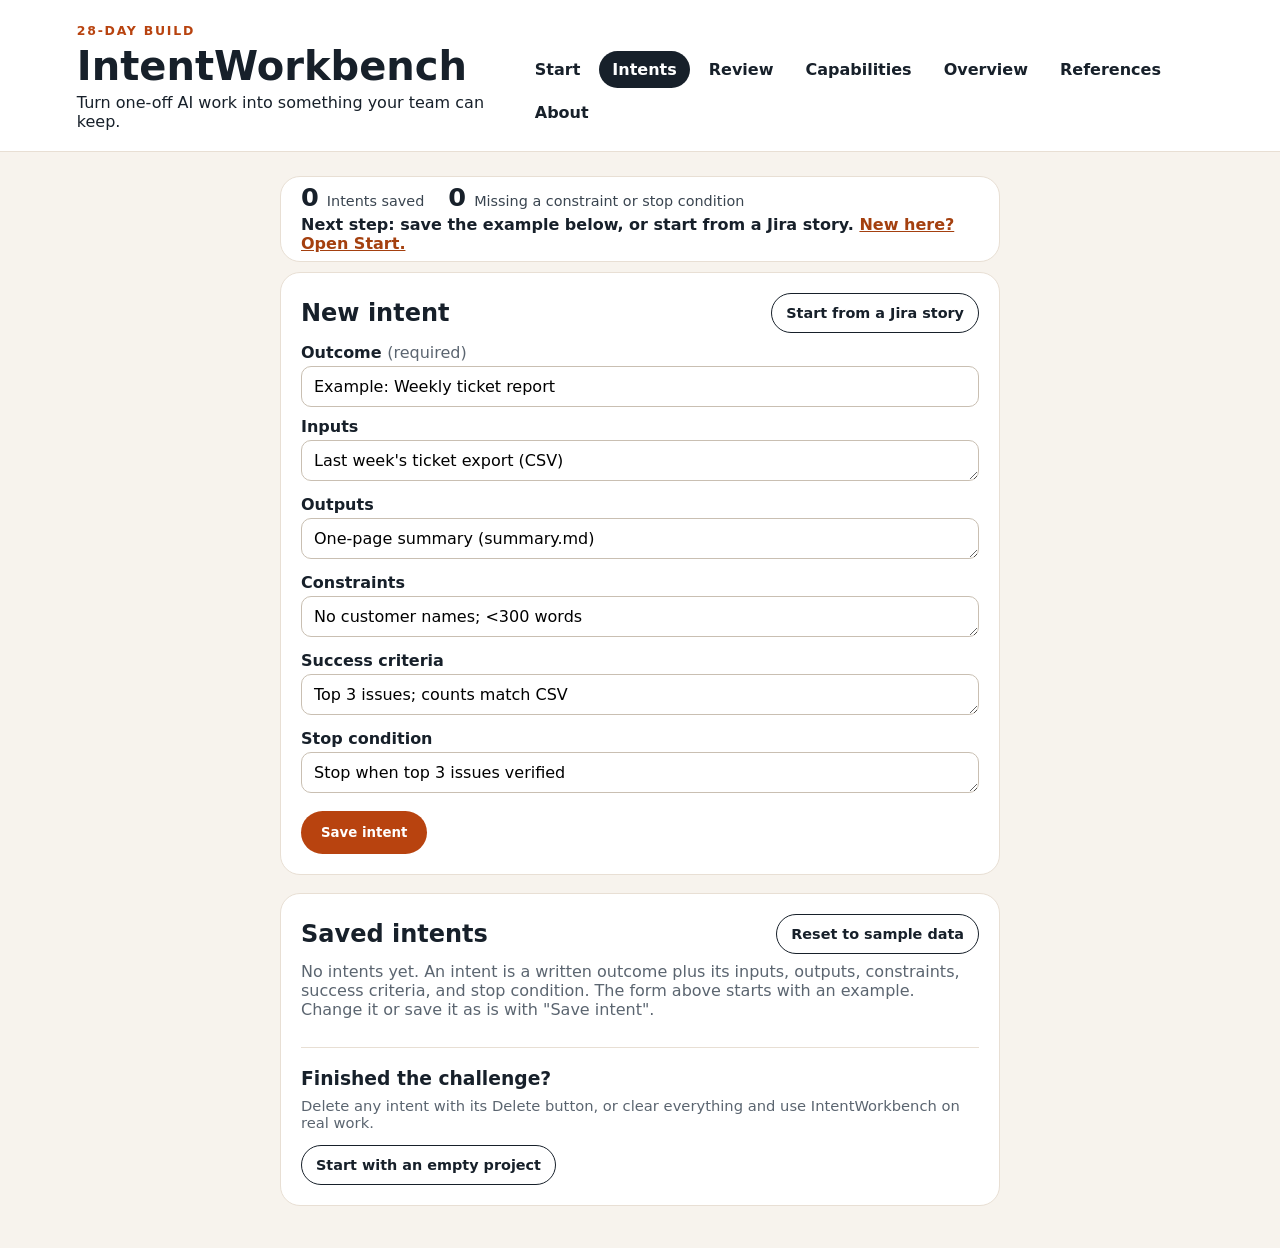
<file: app/index.html>
<!doctype html>
<html lang="en"><head><meta charset="utf-8"><meta name="viewport" content="width=device-width,initial-scale=1"><title>IntentWorkbench</title><link rel="icon" href="data:,"><link rel="stylesheet" href="styles.css"></head><body>
<header><div><span class="eyebrow">28-DAY BUILD</span><h1>IntentWorkbench</h1><p>Turn one-off AI work into something your team can keep.</p></div>
<nav aria-label="Main"><a href="#start">Start</a><a href="#intents">Intents</a><a href="#review">Review</a><a href="#capabilities">Capabilities</a><a href="#overview">Overview</a><a href="#references">References</a><a href="#about">About</a></nav></header>
<main>
<div id="problemBanner" class="problem" role="alert" hidden>
<p id="problemText"></p>
<div class="actions"><button type="button" id="problemDownload" class="secondary small">Download a copy of the data</button><button type="button" id="problemEmpty" class="secondary small">Start with an empty project</button><button type="button" id="problemDismiss" class="secondary small">Dismiss</button></div>
</div>
<div id="view-start" hidden>
<section class="panel">
<h2>Start here</h2>
<p class="lede">IntentWorkbench turns one-off AI work into something your team can keep. The rule: <strong>Prompt to explore. Write intent to repeat.</strong></p>
<p>The loop you will follow: Intent, Result, Evidence, Refined Intent, Better Result. Each step below shows you one part of it, using your own work. A step ticks itself off when you have done it.</p>
<h3>Six steps</h3>
<p id="stepsSummary" class="readiness"></p>
<ol id="steps" class="steps"></ol>
<h3>Or look at the sample project first</h3>
<p>It has three intents, evidence, a review, and two capabilities, so every screen has something to look at.</p>
<ul id="tour" class="refs"></ul>
<div class="actions"><button type="button" id="loadSample">Load the sample project</button></div>
<p id="startStatus" class="status" role="status" aria-live="polite"></p>
<p class="cta"><a href="#intents">Ready? Write your first intent.</a></p>
</section>
</div>

<div id="view-intents">
<section class="dash" aria-label="Dashboard" aria-live="polite">
<div class="stats"><div class="stat"><strong id="statSaved">0</strong><span>Intents saved</span></div><div class="stat"><strong id="statGaps">0</strong><span>Missing a constraint or stop condition</span></div></div>
<p id="nextStep" class="next"></p>
</section>
<p id="actionStatus" class="status" role="status" aria-live="polite"></p>
<section class="panel">
<div class="panelhead"><h2 id="formTitle">New intent</h2><button type="button" id="openJira" class="secondary small">Start from a Jira story</button></div>
<form id="intentForm" novalidate>
<label for="outcome">Outcome <span class="req">(required)</span></label>
<input id="outcome" name="outcome" type="text" autocomplete="off" aria-describedby="formError" value="Example: Weekly ticket report">
<p id="formError" class="error" role="alert" hidden></p>
<label for="inputs">Inputs</label>
<textarea id="inputs" name="inputs" rows="1">Last week's ticket export (CSV)</textarea>
<label for="outputs">Outputs</label>
<textarea id="outputs" name="outputs" rows="1">One-page summary (summary.md)</textarea>
<label for="constraints">Constraints</label>
<textarea id="constraints" name="constraints" rows="1">No customer names; &lt;300 words</textarea>
<label for="criteria">Success criteria</label>
<textarea id="criteria" name="criteria" rows="1">Top 3 issues; counts match CSV</textarea>
<label for="stop">Stop condition</label>
<textarea id="stop" name="stop" rows="1">Stop when top 3 issues verified</textarea>
<div class="actions"><button type="submit" id="submitBtn">Save intent</button><button type="button" id="cancelEdit" class="secondary" hidden>Cancel</button></div>
</form>
</section>
<section class="panel">
<div class="panelhead"><h2 id="savedTitle" tabindex="-1">Saved intents</h2><button type="button" id="resetSample" class="secondary small">Reset to sample data</button></div>
<p id="resetStatus" class="note" role="status" aria-live="polite"></p>
<p id="emptyState" class="empty">No intents yet. An intent is a written outcome plus its inputs, outputs, constraints, success criteria, and stop condition. The form above starts with an example. Change it or save it as is with "Save intent".</p>
<ul id="intentList" class="list"></ul>
<div class="startover"><h3 id="startOverTitle">Finished the challenge?</h3>
<p class="note">Delete any intent with its Delete button, or clear everything and use IntentWorkbench on real work.</p>
<div class="actions"><button type="button" id="clearAll" class="secondary small">Start with an empty project</button></div></div>
</section>
</div>

<div id="view-review" hidden>
<section class="panel">
<h2>Review</h2>
<p class="lede">Record what you know about an intent, and how you know it. Every claim is observed, inferred, or assumed.</p>
<p id="reviewEmpty" class="empty" hidden>No intents yet. Save an intent first, then come back to record evidence for it. <a href="#intents">Go to Intents.</a></p>
<div id="reviewBody">
<label for="reviewIntent">Intent</label>
<select id="reviewIntent"></select>
<h3>Readiness</h3>
<p id="readinessSummary" class="readiness"></p>
<ul id="readinessList" class="claims"></ul>
<p id="readinessNext" class="note"></p>
<button type="button" id="editFromReview" class="secondary small">Edit this intent</button>
<h3>Guardrails</h3>
<label for="consequence">Consequence if this goes wrong</label>
<select id="consequence"><option value="">Not set</option><option value="low">Low: a mistake is cheap to undo</option><option value="medium">Medium: a mistake costs someone time or trust</option><option value="high">High: a mistake could cause real harm or loss</option></select>
<p id="guardrailEmpty" class="empty">Choose a consequence level to see the minimum checks before you rely on this result.</p>
<p id="guardrailSummary" class="note"></p>
<ul id="guardrailList" class="claims"></ul>
<div id="approvalBox" hidden><label for="approver">Approved by (name)</label><input id="approver" type="text" autocomplete="off"><button type="button" id="recordApproval" class="secondary small">Record approval</button><p class="note">The app records the name you type. It cannot verify who approved.</p></div>
<p id="guardrailStatus" class="status" role="status" aria-live="polite"></p>
<h3>Evidence</h3>
<p id="epistemic" class="note"></p>
<p id="evidenceEmpty" class="empty" hidden>No evidence yet. Add a claim below and label it observed, inferred, or assumed.</p>
<ul id="evidenceList" class="claims"></ul>
<h4>Add a claim</h4>
<form id="evidenceForm" novalidate>
<label for="claimText">Claim</label>
<textarea id="claimText" rows="2"></textarea>
<label for="claimLabel">How do you know? <span class="req">(required)</span></label>
<select id="claimLabel"><option value="">Choose one</option><option value="observed">Observed: I saw it directly</option><option value="inferred">Inferred: I reasoned it from what I saw</option><option value="assumed">Assumed: not yet checked</option></select>
<label for="claimSource">Source</label>
<input id="claimSource" type="text" autocomplete="off">
<p id="evidenceError" class="error" role="alert" hidden></p>
<div class="actions"><button type="submit" id="claimSave">Save claim</button></div>
</form>
<p id="evidenceStatus" class="status" role="status" aria-live="polite"></p>
<h3>Reviews</h3>
<p id="reviewsEmpty" class="empty" hidden>No reviews of this intent yet.</p>
<ul id="reviewList" class="claims"></ul>
<h4>Record a review</h4>
<p id="reviewFormNone" class="empty" hidden>This intent has no success criteria to review yet. Edit it and add some first.</p>
<form id="reviewForm" novalidate>
<fieldset id="criteriaRows"><legend>Each success criterion</legend></fieldset>
<label for="fObserved">Findings you observed (one per line)</label>
<textarea id="fObserved" rows="2"></textarea>
<label for="fInferred">Findings you inferred (one per line)</label>
<textarea id="fInferred" rows="2"></textarea>
<label for="fAssumed">Findings you assumed (one per line)</label>
<textarea id="fAssumed" rows="2"></textarea>
<label for="notChecked">Not checked <span class="req">(required)</span></label>
<textarea id="notChecked" rows="2"></textarea>
<label for="reviewSummary">Summary</label>
<textarea id="reviewSummary" rows="2"></textarea>
<p id="reviewError" class="error" role="alert" hidden></p>
<div class="actions"><button type="submit" id="reviewSave" class="secondary">Record review</button></div>
</form>
<p id="reviewStatus" class="status" role="status" aria-live="polite"></p>
</div>
<p class="cta"><a href="#overview">Next: see the whole picture on Overview.</a></p>
</section>
</div>

<div id="view-capabilities" hidden>
<section class="panel">
<h2>Capabilities</h2>
<p class="lede">Work you repeat, packaged so it can be reused. Each one has a purpose, a procedure, an output, checks, an owner, and a version.</p>
<h3>The ladder</h3>
<p class="note">Reusable work matures from a prompt to a business capability. Classify each item by the rung it has reached.</p>
<ol id="ladder" class="flow"></ol>
<h3>Your capabilities</h3>
<ul id="capList" class="claims"></ul>
<p id="capStatus" class="status" role="status" aria-live="polite"></p>
<h3>Add an item to classify</h3>
<form id="capForm" novalidate>
<label for="capName">Name <span class="req">(required)</span></label>
<input id="capName" type="text" autocomplete="off">
<label for="capLevel">Rung</label>
<select id="capLevel"><option value="prompt">Prompt</option><option value="skill">Skill</option><option value="trigger">Trigger</option><option value="workflow">Workflow</option><option value="business">Business capability</option></select>
<label for="capPurpose">Purpose</label>
<textarea id="capPurpose" rows="2"></textarea>
<p id="capError" class="error" role="alert" hidden></p>
<div class="actions"><button type="submit" id="capAdd">Add item</button></div>
</form>
<p class="cta"><a href="#overview">Next: see how capabilities fit in the whole picture on Overview.</a></p>
</section>
</div>

<div id="view-overview" hidden>
<section class="panel">
<h2>Overview</h2>
<p class="lede">What your work is made of, and what is stored in this browser.</p>
<h3>Outcomes</h3>
<p class="note">Four counts that show results. Not measured, on purpose: page views, clicks, time spent, and number of saves. They measure activity, not outcomes.</p>
<ul id="metrics" class="stats-grid"></ul>
<h3>How it fits together</h3>
<p class="note">Each stage feeds the next. What you learn at Review sharpens your next Intent.</p>
<ol id="flow" class="flow"></ol>
<h3>Data model</h3>
<p class="note">Counts of each kind of record. Evidence and reviews belong to one intent. Capabilities stand alone. Projects group intents.</p>
<ul id="modelCounts" class="stats-grid"></ul>
<h3 id="progress">28-day progress</h3>
<p class="note">Tick each day of the plan that you have finished. This is your own record; the app never ticks a day for you.</p>
<p id="progressStatus" class="status" role="status" aria-live="polite"></p>
<ol id="days" class="dayslist"></ol>
</section>
</div>

<div id="view-references" hidden>
<section class="panel">
<h2>References</h2>
<p class="lede">Sources and further reading from <em>The Ultimate Guide to Claude</em> by Mark Kendall (Appendix E), plus the reference files in this repository.</p>

<h3>Project context</h3>
<p class="note">The rules this app follows, kept in files. They open on GitHub.</p>
<ul class="refs" id="contextList">
<li><a href="https://github.com/kendallmark3/28-day-build/blob/main/context/architecture.md" target="_blank" rel="noopener noreferrer">context/architecture.md</a>: How the app is built: what exists and what is planned.</li>
<li><a href="https://github.com/kendallmark3/28-day-build/blob/main/context/business-rules.md" target="_blank" rel="noopener noreferrer">context/business-rules.md</a>: The six rules about intents, evidence, capabilities, and approval.</li>
<li><a href="https://github.com/kendallmark3/28-day-build/blob/main/context/example-intent.md" target="_blank" rel="noopener noreferrer">context/example-intent.md</a>: One worked example of an excellent intent, and why it works.</li>
<li><a href="https://github.com/kendallmark3/28-day-build/blob/main/context/glossary.md" target="_blank" rel="noopener noreferrer">context/glossary.md</a>: Plain definitions of the terms and labels the app uses.</li>
<li><a href="https://github.com/kendallmark3/28-day-build/blob/main/context/non-goals.md" target="_blank" rel="noopener noreferrer">context/non-goals.md</a>: What this project deliberately does not do.</li>
<li><a href="https://github.com/kendallmark3/28-day-build/blob/main/context/security.md" target="_blank" rel="noopener noreferrer">context/security.md</a>: How the app handles secrets, pasted text, and links.</li>
<li><a href="https://github.com/kendallmark3/28-day-build/blob/main/context/ux-standard.md" target="_blank" rel="noopener noreferrer">context/ux-standard.md</a>: The interface standards: next action, empty states, focus, mobile.</li>
</ul>

<h3>Intent-Driven Engineering</h3>
<ul class="refs">
<li><a href="https://intent-driven-engineering.com" target="_blank" rel="noopener noreferrer">intent-driven-engineering.com</a>: the home of the framework and its evolving examples.</li>
<li><a href="https://learnteachmaster.org" target="_blank" rel="noopener noreferrer">LearnTeachMaster.org</a>: an open, free knowledge platform with the articles and videos behind the guide.</li>
</ul>

<h3>Articles on LearnTeachMaster.org</h3>
<ul class="refs">
<li>Intent-Driven Engineering: Building Software From Intent, Not Just Prompts</li>
<li>Progressive Intent: A Simpler Way to Build Better Software with AI</li>
<li>Progressive Intent: I Built This Working Application in About Three Hours</li>
<li>Your Company Does Not Have AI Automation. It Has Employees Prompting AI.</li>
<li>Three Layers of AI-Native Engineering: A Practical Framework for the Consulting Architect</li>
<li>Intent-Driven Development with Claude</li>
<li>Building Intent-Driven Architecture with Claude Code</li>
<li>Does Every AI Feature Need a Harness? No. But It Probably Needs Guardrails.</li>
<li>Approved MCP Servers — Registry &amp; Governance</li>
<li>You Don’t Need Permission to Start: Building Portable AI Automation with Intent Files</li>
</ul>
<p class="note">Search for these titles on LearnTeachMaster.org.</p>

<h3>Starter code</h3>
<ul class="refs">
<li><a href="https://github.com/kendallmark3/intent-drive-starter" target="_blank" rel="noopener noreferrer">github.com/kendallmark3/intent-drive-starter</a>: the base repository for new intent-driven projects.</li>
<li><a href="https://github.com/kendallmark3/intent-driven-plugin" target="_blank" rel="noopener noreferrer">github.com/kendallmark3/intent-driven-plugin</a>: a worked Claude Code plugin example.</li>
<li><a href="https://github.com/kendallmark3/whackamole" target="_blank" rel="noopener noreferrer">github.com/kendallmark3/whackamole</a>: the application built with progressive intent.</li>
</ul>

<h3>Product documentation</h3>
<ul class="refs">
<li><a href="https://docs.claude.com" target="_blank" rel="noopener noreferrer">docs.claude.com</a>: Anthropic’s official documentation. Product features, models, limits, and pricing change often, so check it before you depend on any specific behavior.</li>
</ul>

<h3>In this repository</h3>
<ul class="refs">
<li><code>START-HERE.md</code>: the 28-day operating instructions.</li>
<li><code>ROADMAP.md</code>: all 28 days at a glance.</li>
<li><code>skills/</code>: the intent-check and evidence-first review procedures.</li>
<li><code>templates/</code>: intent, evidence, review, and decision-record templates.</li>
<li><code>reference-final/</code>: a completed reference version of IntentWorkbench.</li>
</ul>
<p class="cta"><a href="#intents">Done reading? Go back to Intents.</a></p>
</section>
</div>

<div id="view-about" hidden>
<section class="panel">
<h2>Learn it. Teach it. Master it.</h2>
<p class="lede">The arc behind <em>The Ultimate Guide to Claude</em> by Mark Kendall: “learn how the system works, teach what you have learned, and through repetition master the underlying principles.”</p>

<h3>Learn</h3>
<p>Pick one task you repeat with AI. Write its intent with the four parts plus constraints and a stop condition, run the intent check, and run it. You end with one real intent file.</p>

<h3>Teach</h3>
<p>Give the intent to a teammate. Watch them use it, fix whatever confused them, and record the time saved. You end with a shared, reusable asset.</p>

<h3>Master</h3>
<p>Mastery comes from repetition. In the book’s words: “You do not master intent by reading about it. You master it by writing one, running it, watching what happens, and writing a better one.”</p>

<h3>About IntentWorkbench</h3>
<p>IntentWorkbench is a small tool for turning one-off AI work into something your team can keep. It runs in your browser and stores what you write in your browser’s local storage. It is built over 28 days, one written intent at a time. Start with intent. Add complexity only when the evidence demands it.</p>
<p class="cta"><a href="#intents">Ready to try it? Write your first intent.</a></p>
<p class="note">Independent companion project. Claude is a trademark of Anthropic, PBC. This project is not affiliated with or endorsed by Anthropic.</p>
</section>
</div>
</main>

<dialog id="resetDialog" aria-labelledby="resetTitle">
<h2 id="resetTitle">Reset to sample data?</h2>
<p id="resetMsg"></p>
<div class="actions"><button type="button" id="resetConfirm" class="danger">Replace with sample data</button><button type="button" id="resetCancel" class="secondary" autofocus>Cancel</button></div>
</dialog>

<dialog id="deleteDialog" aria-labelledby="deleteTitle">
<h2 id="deleteTitle">Delete this intent?</h2>
<p id="deleteMsg"></p>
<div class="actions"><button type="button" id="deleteConfirm" class="danger">Delete intent</button><button type="button" id="deleteCancel" class="secondary" autofocus>Cancel</button></div>
</dialog>

<dialog id="clearDialog" aria-labelledby="clearTitle">
<h2 id="clearTitle">Start with an empty project?</h2>
<p id="clearMsg"></p>
<div class="actions"><button type="button" id="clearConfirm" class="danger">Delete everything</button><button type="button" id="clearCancel" class="secondary" autofocus>Cancel</button></div>
</dialog>

<dialog id="jiraDialog" aria-labelledby="jiraTitle">
<div id="jiraStep1">
<h2 id="jiraTitle">Start from a Jira story</h2>
<p class="lede">Paste a Jira story. The app reads it here in your browser, sends it nowhere, and fills in the six parts of an intent.</p>
<label for="jiraText">Jira story <span id="jiraExampleTag" class="req">(this is an example; replace it with your own)</span></label>
<textarea id="jiraText" rows="14" spellcheck="false"></textarea>
<p id="jiraError" class="error" role="alert" hidden></p>
<div class="actions"><button type="button" id="jiraBuild">Build my intent</button><button type="button" id="jiraClose1" class="secondary">Close</button></div>
</div>
<div id="jiraStep2" hidden>
<h2 id="jiraResultTitle" tabindex="-1">Your intent</h2>
<p class="lede">Each part is labelled with where it came from. Edit anything before you download it.</p>
<div id="jiraFields"></div>
<h3>What didn't fit</h3>
<p class="note">Lines from your story that were not placed in any part.</p>
<ul id="jiraNofit" class="refs"></ul>
<h3>What to improve</h3>
<ul id="jiraNotes" class="refs notes"></ul>
<p id="jiraStatus" class="note" role="status" aria-live="polite"></p>
<div class="actions"><button type="button" id="jiraDownload">Download intent file</button><button type="button" id="jiraUse" class="secondary">Use in form</button><button type="button" id="jiraBack" class="secondary">Back to story</button><button type="button" id="jiraClose2" class="secondary">Close</button></div>
</div>
</dialog>
<script src="logic.js"></script>
<script src="app.js"></script></body></html>
</file>
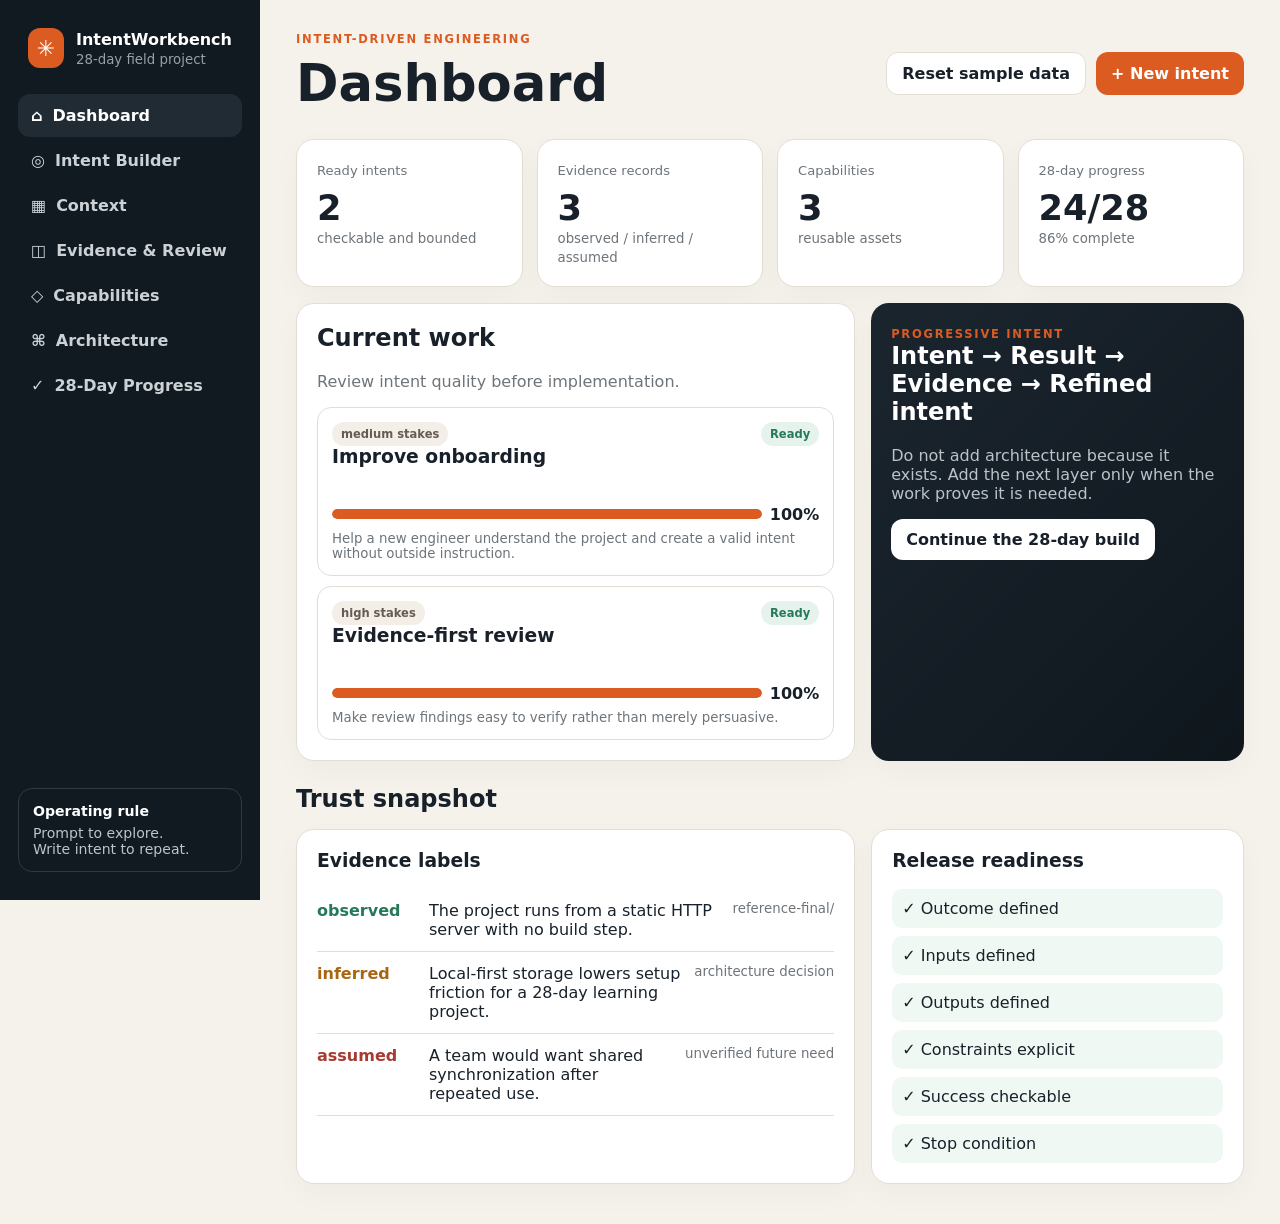
<file: reference-final/index.html>
<!doctype html>
<html lang="en"><head><meta charset="utf-8"><meta name="viewport" content="width=device-width,initial-scale=1"><meta name="description" content="IntentWorkbench — local-first intent-driven engineering workbench"><title>IntentWorkbench</title><link rel="stylesheet" href="styles.css"></head><body>
<div class="shell">
<aside><div class="brand"><div class="mark">✳</div><div><b>IntentWorkbench</b><small>28-day field project</small></div></div><nav id="nav"></nav><div class="aside-note"><b>Operating rule</b><span>Prompt to explore.<br>Write intent to repeat.</span></div></aside>
<div class="page"><header><div><span class="kicker">INTENT-DRIVEN ENGINEERING</span><h1 id="pageTitle">Dashboard</h1></div><div class="header-actions"><button class="ghost" id="resetBtn">Reset sample data</button><button id="quickAdd">+ New intent</button></div></header><main id="app"></main></div>
</div>
<div class="modal" id="modal" aria-hidden="true"><div class="modal-card"><div class="modal-head"><h2 id="modalTitle">New intent</h2><button class="icon" id="closeModal" aria-label="Close">×</button></div><form id="intentForm">
<label>Outcome<textarea name="outcome" required placeholder="What are we trying to accomplish, and why?"></textarea></label>
<div class="two"><label>Inputs<textarea name="inputs" placeholder="What may be used?"></textarea></label><label>Outputs<textarea name="outputs" placeholder="What should be produced?"></textarea></label></div>
<div class="two"><label>Constraints<textarea name="constraints" placeholder="What boundaries must hold?"></textarea></label><label>Success criteria<textarea name="success" placeholder="How will we know it worked?"></textarea></label></div>
<label>Stop when<input name="stop" placeholder="When is the work finished?"></label><div class="modal-actions"><button type="button" class="ghost" id="cancelModal">Cancel</button><button type="submit">Save intent</button></div></form></div></div>
<script src="app.js"></script></body></html>
</file>
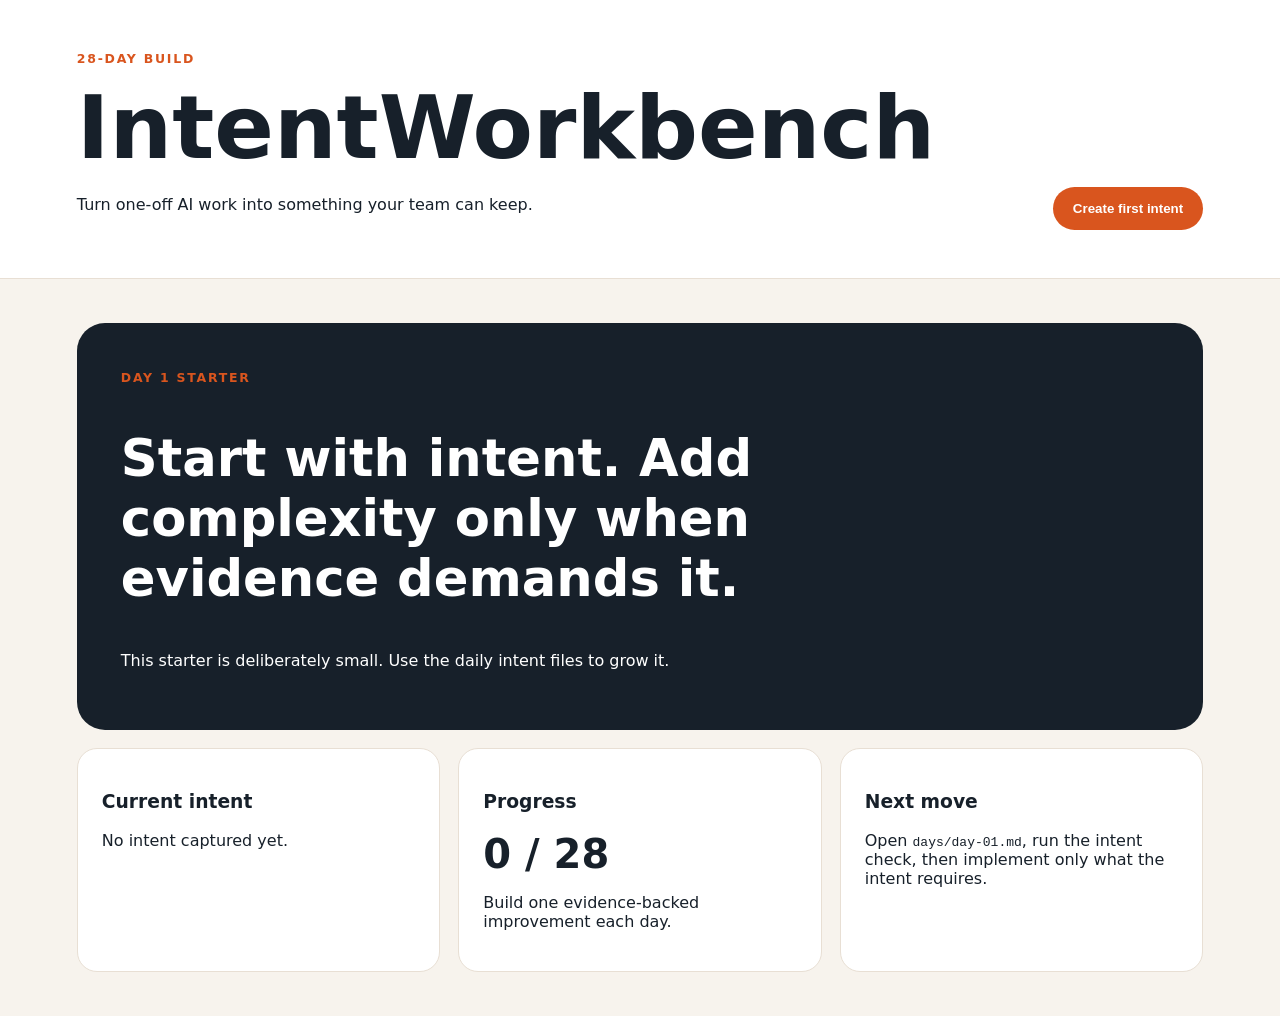
<file: starter/index.html>
<!doctype html>
<html lang="en"><head><meta charset="utf-8"><meta name="viewport" content="width=device-width,initial-scale=1"><title>IntentWorkbench Starter</title><link rel="stylesheet" href="styles.css"></head><body>
<header><div><span class="eyebrow">28-DAY BUILD</span><h1>IntentWorkbench</h1><p>Turn one-off AI work into something your team can keep.</p></div><button id="newIntent">Create first intent</button></header>
<main>
<section class="hero"><div><span class="tag">Day 1 starter</span><h2>Start with intent. Add complexity only when evidence demands it.</h2><p>This starter is deliberately small. Use the daily intent files to grow it.</p></div></section>
<section class="grid"><article><h3>Current intent</h3><p id="intentText">No intent captured yet.</p></article><article><h3>Progress</h3><strong>0 / 28</strong><p>Build one evidence-backed improvement each day.</p></article><article><h3>Next move</h3><p>Open <code>days/day-01.md</code>, run the intent check, then implement only what the intent requires.</p></article></section>
</main><script src="app.js"></script></body></html>
</file>
<file: app/styles.css>
*{box-sizing:border-box}body{margin:0;font-family:Inter,ui-sans-serif,system-ui,-apple-system,sans-serif;background:#f7f3ed;color:#17202a}header{padding:48px max(6vw,24px);display:flex;justify-content:space-between;gap:24px;align-items:end;background:#fff;border-bottom:1px solid #e8dfd4}h1{font-size:clamp(2.5rem,7vw,5.5rem);margin:.1em 0}.eyebrow,.tag{letter-spacing:.14em;text-transform:uppercase;color:#d9551e;font-weight:800;font-size:.78rem}button{border:0;border-radius:999px;background:#d9551e;color:#fff;padding:14px 20px;font-weight:800;cursor:pointer}main{padding:44px max(6vw,24px)}.hero{background:#17202a;color:#fff;padding:44px;border-radius:28px}.hero h2{font-size:clamp(2rem,4vw,3.8rem);max-width:900px}.grid{display:grid;grid-template-columns:repeat(3,1fr);gap:18px;margin-top:18px}.grid article{background:#fff;border:1px solid #e8dfd4;border-radius:20px;padding:24px}.grid strong{font-size:2.5rem}@media(max-width:800px){header{align-items:start;flex-direction:column}.grid{grid-template-columns:1fr}}.panel{background:#fff;border:1px solid #e8dfd4;border-radius:20px;padding:24px;max-width:720px;margin:0 auto 18px}.panel h2{margin-top:0}label{display:block;font-weight:700;margin:14px 0 6px}.req{font-weight:400;color:#5b6570}input,textarea{width:100%;font:inherit;padding:10px 12px;border:1px solid #c9bfb2;border-radius:10px}form button{margin-top:18px}.error{color:#a4200f;font-weight:700;margin:6px 0 0}.empty{color:#5b6570}.list{padding-left:20px}.list li{margin:8px 0;overflow-wrap:anywhere}button:focus-visible,input:focus-visible,textarea:focus-visible{outline:3px solid #17202a;outline-offset:2px}
header{padding:20px max(6vw,24px)}h1{font-size:clamp(1.75rem,4vw,2.5rem)}header p{margin:0}main{padding:24px max(6vw,24px)}.panel{padding:20px}label{margin:10px 0 4px}textarea{resize:vertical}form button{margin-top:14px}
.actions{display:flex;gap:10px;flex-wrap:wrap;margin-top:14px}.actions button{margin-top:0}button.secondary{background:#fff;color:#17202a;border:1px solid #17202a}.list li{display:flex;justify-content:space-between;align-items:center;gap:12px}.edit{padding:6px 14px;flex:none}
nav{display:flex;gap:6px;flex-wrap:wrap}nav a{color:#17202a;text-decoration:none;font-weight:700;padding:8px 16px;border-radius:999px;border:1px solid transparent}nav a:hover{border-color:#17202a}nav a[aria-current=page]{background:#17202a;color:#fff}a:focus-visible{outline:3px solid #17202a;outline-offset:2px}h2:focus{outline:none}.panel h3{margin:22px 0 6px}.panel p{margin:8px 0}.lede{color:#3a4550}.refs{padding-left:20px;margin:6px 0}.refs li{margin:6px 0;overflow-wrap:anywhere}.panel a{color:#a4400f;overflow-wrap:anywhere}.note{color:#5b6570;font-size:.92rem}code{background:#f2ece3;padding:1px 5px;border-radius:5px}
.panelhead{display:flex;justify-content:space-between;align-items:center;gap:12px;flex-wrap:wrap;margin-bottom:4px}.panelhead h2{margin:0}button.small{padding:6px 14px;font-size:.9rem}
dialog{border:0;border-radius:20px;padding:24px;width:min(92vw,760px);max-height:90vh;overflow:auto;color:#17202a;background:#fff;box-shadow:0 20px 60px rgba(23,32,42,.35)}dialog::backdrop{background:rgba(23,32,42,.55)}dialog h2{margin-top:0}dialog h3{margin:22px 0 6px}
#jiraText{font-family:ui-monospace,SFMono-Regular,Menlo,monospace;font-size:.9rem;line-height:1.4}
.rf{margin:14px 0}.rf .rfhead{display:flex;justify-content:space-between;align-items:center;gap:10px;flex-wrap:wrap}.rf label{margin:0}.rf textarea{margin-top:4px}
.badge{font-size:.78rem;font-weight:800;padding:2px 10px;border-radius:999px;border:1px solid}.badge.found{background:#e3f2e5;color:#1c5a2a;border-color:#1c5a2a}.badge.suggested{background:#fff3d6;color:#7a4d00;border-color:#7a4d00}.badge.missing{background:#fbe4e0;color:#8f1d0e;border-color:#8f1d0e}
.notes li{margin:10px 0}.tag{display:inline-block;font-size:.72rem;font-weight:800;letter-spacing:.06em;text-transform:uppercase;padding:1px 8px;border-radius:6px;background:#17202a;color:#fff;margin-right:6px}
@media(max-width:800px){header{gap:10px}}
.dash{max-width:720px;margin:0 auto 14px;background:#fff;border:1px solid #e8dfd4;border-radius:20px;padding:12px 20px}.stats{display:flex;gap:8px 24px;flex-wrap:wrap}.stat{display:flex;align-items:baseline;gap:8px}.stat strong{font-size:1.6rem;line-height:1}.stat span{color:#3a4550;font-size:.9rem}.next{margin:6px 0 0;font-weight:600}
.dash{padding:10px 20px;margin-bottom:10px}.next{margin-top:4px}
@media(max-width:600px){header{padding:12px 16px 10px}h1{font-size:1.6rem;margin:.05em 0}main{padding:12px 16px}.dash{padding:8px 12px}.stat strong{font-size:1.25rem}.stat span{font-size:.78rem}.next{font-size:.88rem}.panel{padding:14px}label{margin:8px 0 3px}input,textarea{padding:6px 10px}}
.src{display:block;margin-top:2px;font-size:.85rem;color:#5b6570}
button.danger{background:#a4200f}.note:empty{display:none}#savedTitle:focus{outline:none}
.status{max-width:720px;margin:0 auto 10px;padding:8px 14px;border-radius:12px;background:#e3f2e5;color:#1c5a2a;border:1px solid #1c5a2a;font-weight:700}.status:empty{display:none}.cta{margin-top:22px;font-weight:700}
.status{scroll-margin:12px}#submitBtn{scroll-margin-bottom:12px}
.status,.note{overflow-wrap:anywhere}
.stats-grid{list-style:none;padding:0;margin:10px 0 0;display:flex;flex-wrap:wrap;gap:10px}.stats-grid li{flex:1 1 130px;border:1px solid #e8dfd4;border-radius:14px;padding:10px 14px;display:flex;flex-direction:column}.stats-grid strong{font-size:1.8rem;line-height:1.1}.stats-grid span{color:#3a4550;font-size:.9rem}
.claims{list-style:none;padding:0;margin:8px 0}.claim{border:1px solid #e8dfd4;border-radius:14px;padding:10px 14px;margin:10px 0}.claim ul{margin:6px 0;padding-left:20px}.claimhead{display:flex;align-items:center;gap:10px;flex-wrap:wrap}.claimtext{margin:6px 0;overflow-wrap:anywhere}select{font:inherit;padding:6px 8px;border:1px solid #c9bfb2;border-radius:10px;max-width:100%}select:focus-visible{outline:3px solid #17202a;outline-offset:2px}h4{margin:18px 0 4px}.panel .empty{margin:8px 0}
@media(max-width:600px){nav{gap:2px}nav a{padding:6px 10px;font-size:.92rem}}
.readiness{font-size:1.25rem;font-weight:800;margin:6px 0}
.badge.info{background:#eef1f4;color:#33414e;border-color:#33414e}#approvalBox{margin:10px 0}#approvalBox input{max-width:340px}#approvalBox button{margin-left:8px}
.problem{max-width:720px;margin:0 auto 14px;background:#fbe4e0;color:#5c1409;border:1px solid #8f1d0e;border-radius:14px;padding:12px 16px}.problem p{margin:0 0 8px;font-weight:700}.problem .actions{margin-top:0}
.flow{list-style:none;padding:0;margin:12px 0 30px;display:flex;flex-direction:column;gap:26px}.flow li{position:relative;border:1px solid #e8dfd4;border-radius:14px;padding:10px 14px;background:#fff}.flow h4{margin:0 0 2px;font-size:1.05rem}.flow p{margin:2px 0}.flow .flowcount{margin-top:6px}.flow .flowcount strong{font-size:1.5rem}.flow li:not(:last-child)::after{content:"\2193";content:"\2193" / "";position:absolute;left:50%;bottom:-24px;transform:translateX(-50%);font-size:1.2rem;color:#5b6570}
fieldset{border:1px solid #e8dfd4;border-radius:12px;padding:8px 12px;margin:10px 0}legend{font-weight:700;padding:0 6px}.crow{display:flex;flex-wrap:wrap;gap:6px 12px;align-items:center;margin:8px 0}.crow label{flex:1 1 220px;margin:0;font-weight:400;overflow-wrap:anywhere}.sample{background:#f2ece3;border-radius:10px;padding:8px 12px;overflow-wrap:anywhere}
.claim{overflow-wrap:anywhere}.crow label{min-width:0}
.uses{margin:8px 0;font-weight:700}.claim .actions{margin-top:8px}.claim label select{margin-left:8px}
.dayslist{padding-left:0;list-style:none;margin:10px 0}.dayslist li{margin:6px 0}.dayslist label{display:flex;gap:8px;align-items:center;font-weight:400;margin:0;min-height:40px}.dayslist input{width:20px;height:20px;flex:none}@media(min-width:700px){.dayslist{columns:2;column-gap:24px}}.stats-grid .note{font-size:.85rem}
.steps{list-style:none;padding:0;margin:10px 0}.steps .claimhead h4{margin:0}#stepsSummary a{margin-left:4px}
@media(min-width:900px){nav a{padding:8px 12px}}
/* Day 26 polish: contrast, tap-target height, one font family (see context/ux-standard.md) */
button{font-family:inherit;min-height:40px;background:#b8430f}.eyebrow{color:#b8430f}
.panelhead{margin-bottom:0}.dash{padding:8px 20px}
@media(max-width:600px){.panelhead{flex-wrap:nowrap}.panelhead h2{font-size:1.25rem}button.small{padding:6px 10px;font-size:.85rem}}
a{color:#a4400f}

.startover{margin-top:28px;padding-top:8px;border-top:1px solid #e8dfd4}.startover h3{margin:12px 0 4px}button.delete{padding:6px 14px;flex:none}.list li>.edit{margin-left:auto}
</file>
<file: reference-final/styles.css>
:root{--ink:#18212a;--muted:#6d747a;--paper:#f5f1eb;--card:#fff;--line:#e4ddd4;--orange:#dc5b20;--orange2:#f08a54;--good:#267a59;--warn:#a86613;--bad:#a63b32;--nav:#111a21}*{box-sizing:border-box}body{margin:0;font-family:Inter,ui-sans-serif,system-ui,-apple-system,BlinkMacSystemFont,"Segoe UI",sans-serif;background:var(--paper);color:var(--ink)}button,input,textarea,select{font:inherit}.shell{min-height:100vh;display:grid;grid-template-columns:260px 1fr}aside{background:var(--nav);color:#fff;padding:28px 18px;display:flex;flex-direction:column;position:sticky;top:0;height:100vh}.brand{display:flex;gap:12px;align-items:center;padding:0 10px 24px}.brand small{display:block;color:#96a0a6;margin-top:3px}.mark{width:40px;height:40px;border-radius:12px;background:var(--orange);display:grid;place-items:center;font-size:22px}.navbtn{display:flex;width:100%;gap:10px;align-items:center;padding:12px 13px;border-radius:12px;border:0;background:transparent;color:#cbd1d5;text-align:left;cursor:pointer;margin:2px 0}.navbtn:hover,.navbtn.active{background:#202b33;color:#fff}.aside-note{margin-top:auto;border:1px solid #2e3a43;border-radius:14px;padding:14px;display:grid;gap:6px;color:#bcc5ca;font-size:.88rem}.aside-note b{color:#fff}.page{min-width:0}header{display:flex;justify-content:space-between;gap:24px;align-items:center;padding:28px 36px 20px}.kicker{font-size:.72rem;letter-spacing:.15em;color:var(--orange);font-weight:850}h1{font-size:clamp(2rem,4vw,3.4rem);margin:.12em 0}.header-actions{display:flex;gap:10px}button{border:0;background:var(--orange);color:#fff;border-radius:12px;padding:11px 15px;font-weight:800;cursor:pointer}button:hover{filter:brightness(.97)}button.ghost{background:#fff;color:var(--ink);border:1px solid var(--line)}button.icon{background:transparent;color:var(--ink);font-size:1.7rem;padding:0 8px}main{padding:0 36px 40px}.metrics{display:grid;grid-template-columns:repeat(4,1fr);gap:14px}.metric,.card{background:var(--card);border:1px solid var(--line);border-radius:18px;padding:20px;box-shadow:0 10px 30px rgba(40,30,20,.03)}.metric span{color:var(--muted);font-size:.82rem}.metric b{font-size:2.2rem;display:block;margin-top:8px}.layout{display:grid;grid-template-columns:1.35fr .9fr;gap:16px;margin-top:16px}.card h2,.card h3{margin-top:0}.muted{color:var(--muted)}.list{display:grid;gap:10px}.item{border:1px solid var(--line);border-radius:14px;padding:14px;display:grid;gap:7px}.item-top{display:flex;justify-content:space-between;gap:12px;align-items:start}.pill{display:inline-flex;border-radius:999px;padding:5px 9px;font-size:.72rem;font-weight:800;background:#f3eee8;color:#665c53}.pill.good{background:#e5f3ec;color:var(--good)}.pill.warn{background:#fff1da;color:var(--warn)}.pill.bad{background:#f9e7e5;color:var(--bad)}.progress{height:10px;background:#eee8e0;border-radius:999px;overflow:hidden}.progress>span{display:block;height:100%;background:var(--orange);border-radius:999px}.cta{background:linear-gradient(135deg,#1b252e,#0f171d);color:#fff;border:none}.cta p{color:#bac3c8}.cta button{background:#fff;color:#17202a}.toolbar{display:flex;justify-content:space-between;gap:10px;margin-bottom:14px;align-items:center}.toolbar input,.toolbar select{border:1px solid var(--line);background:#fff;border-radius:10px;padding:10px}.intent-grid{display:grid;grid-template-columns:repeat(2,1fr);gap:14px}.intent-card{background:#fff;border:1px solid var(--line);border-radius:18px;padding:18px}.intent-card h3{margin:.2em 0}.readiness{display:flex;gap:8px;align-items:center;margin-top:12px}.score{font-weight:900}.section-title{margin:24px 0 12px}.context-grid,.cap-grid{display:grid;grid-template-columns:repeat(3,1fr);gap:14px}.context-card,.cap-card{background:#fff;border:1px solid var(--line);border-radius:16px;padding:18px}.evidence-row{display:grid;grid-template-columns:100px 1fr auto;gap:12px;padding:12px 0;border-bottom:1px solid var(--line)}.type-observed{color:var(--good)}.type-inferred{color:var(--warn)}.type-assumed{color:var(--bad)}.guardrails{display:grid;grid-template-columns:repeat(3,1fr);gap:14px}.guardrail{border:1px solid var(--line);border-radius:16px;padding:18px;background:#fff}.guardrail.active{outline:2px solid var(--orange)}.flow{display:grid;grid-template-columns:repeat(6,1fr);gap:8px;align-items:center}.flow div{background:#fff;border:1px solid var(--line);border-radius:14px;padding:16px;text-align:center;font-weight:800;min-height:78px;display:grid;place-items:center}.flow span{text-align:center;color:var(--orange);font-weight:900}.days{display:grid;grid-template-columns:repeat(4,1fr);gap:10px}.day{background:#fff;border:1px solid var(--line);border-radius:14px;padding:14px;cursor:pointer}.day.done{border-color:#b8ddcd;background:#f5fbf8}.day small{color:var(--muted)}.modal{position:fixed;inset:0;background:rgba(5,10,14,.55);display:none;place-items:center;padding:20px;z-index:20}.modal.open{display:grid}.modal-card{width:min(760px,96vw);max-height:90vh;overflow:auto;background:#fff;border-radius:20px;padding:22px}.modal-head{display:flex;justify-content:space-between;align-items:center}.modal-head h2{margin:0}form{display:grid;gap:14px}label{display:grid;gap:6px;font-weight:700;font-size:.88rem}textarea,input{width:100%;border:1px solid var(--line);border-radius:10px;padding:10px;background:#fff;color:var(--ink)}textarea{min-height:86px;resize:vertical}.two{display:grid;grid-template-columns:1fr 1fr;gap:12px}.modal-actions{display:flex;justify-content:flex-end;gap:10px}.checklist{display:grid;gap:8px}.check{display:flex;gap:8px;align-items:start;padding:10px;border-radius:10px;background:#faf8f5}.check.ok{background:#eff8f3}.empty{text-align:center;padding:40px 15px;color:var(--muted)}code{background:#f1ece6;padding:2px 5px;border-radius:5px}.sr{position:absolute;left:-9999px}@media(max-width:1000px){.metrics{grid-template-columns:repeat(2,1fr)}.layout{grid-template-columns:1fr}.context-grid,.cap-grid{grid-template-columns:repeat(2,1fr)}.days{grid-template-columns:repeat(3,1fr)}.flow{grid-template-columns:1fr 30px 1fr}.shell{grid-template-columns:82px 1fr}aside{padding:22px 10px}.brand div:last-child,.navbtn span:last-child,.aside-note{display:none}.brand{justify-content:center}.navbtn{justify-content:center;font-size:1.2rem}}@media(max-width:680px){header{padding:22px 18px;align-items:start;flex-direction:column}.header-actions{width:100%}.header-actions button{flex:1}main{padding:0 18px 28px}.metrics,.intent-grid,.context-grid,.cap-grid,.guardrails,.days{grid-template-columns:1fr}.two{grid-template-columns:1fr}.shell{grid-template-columns:1fr}aside{height:auto;position:static;display:block;padding:10px}.brand{padding:4px 8px}.brand div:last-child{display:block}nav{display:flex;overflow:auto}.navbtn{width:auto;white-space:nowrap}.navbtn span:last-child{display:inline}.flow{grid-template-columns:1fr}.flow span{transform:rotate(90deg)}.evidence-row{grid-template-columns:1fr}}
</file>
<file: starter/styles.css>
*{box-sizing:border-box}body{margin:0;font-family:Inter,ui-sans-serif,system-ui,-apple-system,sans-serif;background:#f7f3ed;color:#17202a}header{padding:48px max(6vw,24px);display:flex;justify-content:space-between;gap:24px;align-items:end;background:#fff;border-bottom:1px solid #e8dfd4}h1{font-size:clamp(2.5rem,7vw,5.5rem);margin:.1em 0}.eyebrow,.tag{letter-spacing:.14em;text-transform:uppercase;color:#d9551e;font-weight:800;font-size:.78rem}button{border:0;border-radius:999px;background:#d9551e;color:#fff;padding:14px 20px;font-weight:800;cursor:pointer}main{padding:44px max(6vw,24px)}.hero{background:#17202a;color:#fff;padding:44px;border-radius:28px}.hero h2{font-size:clamp(2rem,4vw,3.8rem);max-width:900px}.grid{display:grid;grid-template-columns:repeat(3,1fr);gap:18px;margin-top:18px}.grid article{background:#fff;border:1px solid #e8dfd4;border-radius:20px;padding:24px}.grid strong{font-size:2.5rem}@media(max-width:800px){header{align-items:start;flex-direction:column}.grid{grid-template-columns:1fr}}
</file>
